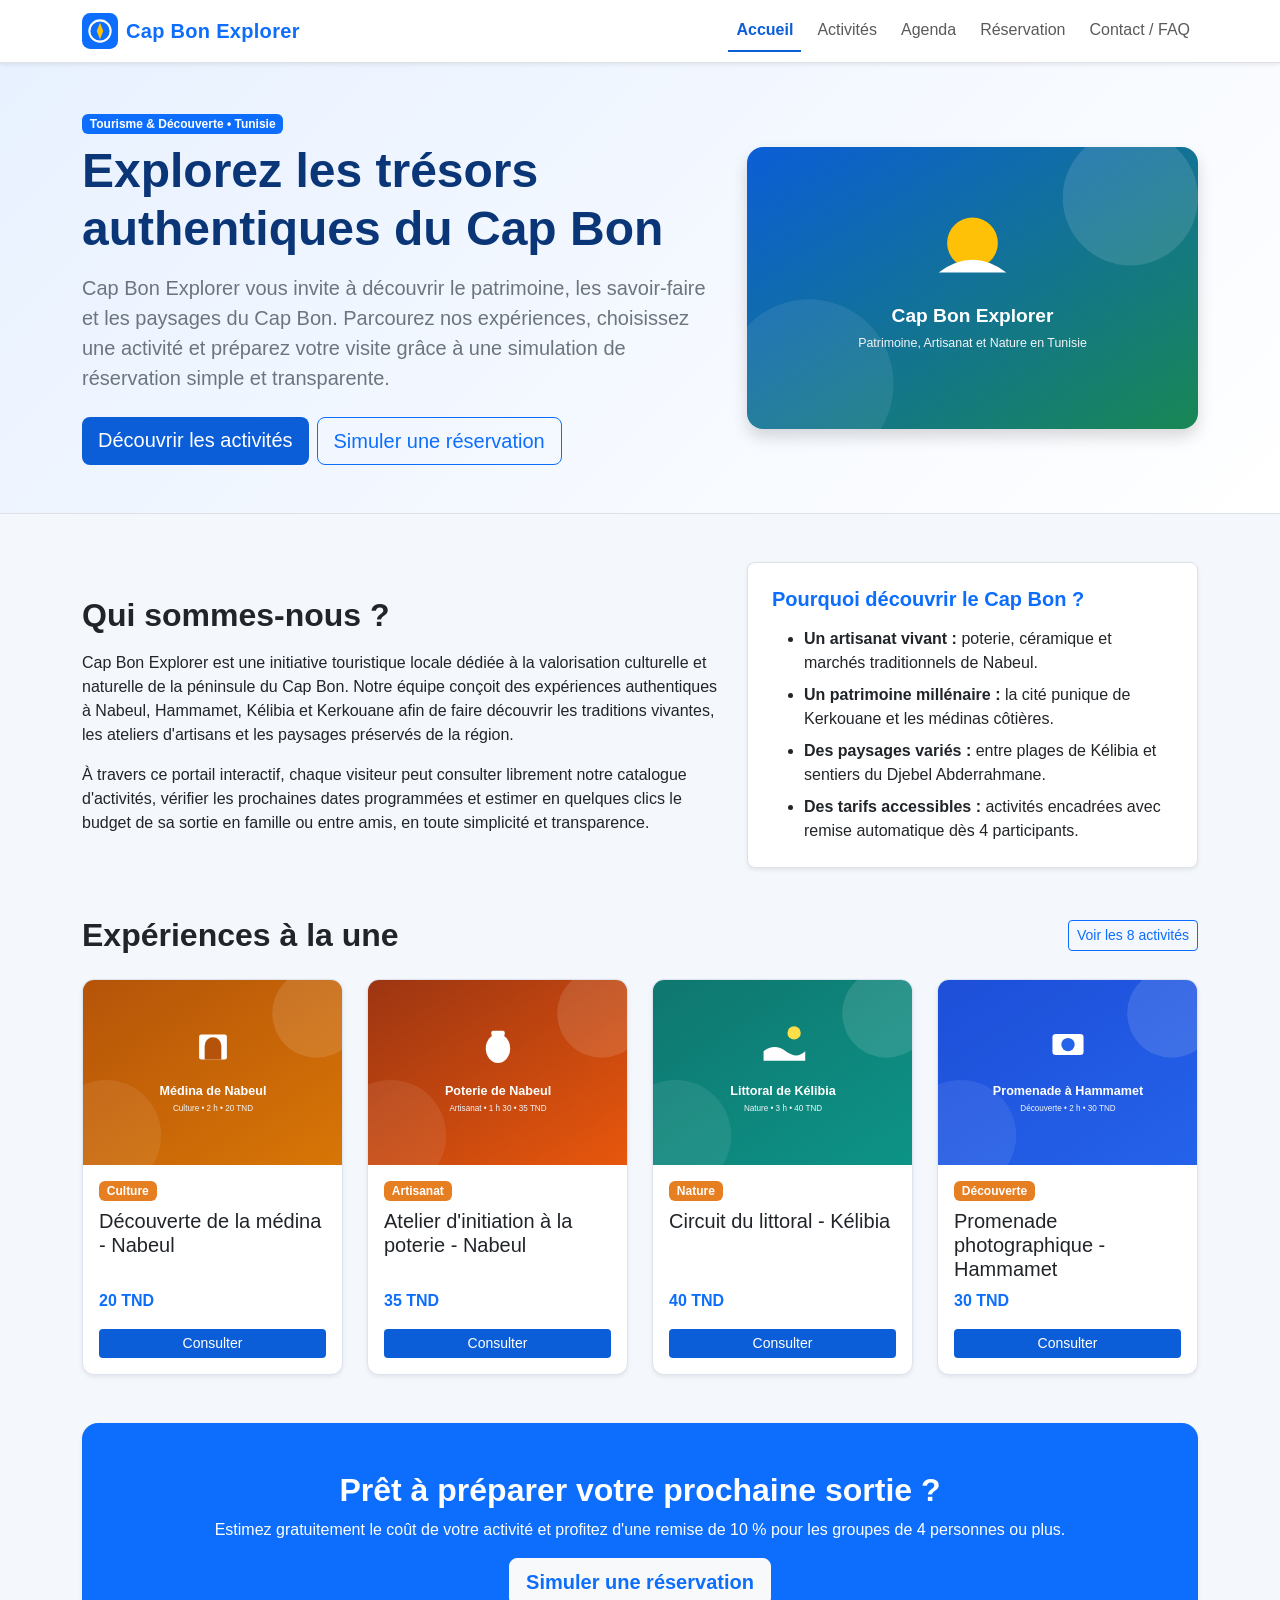
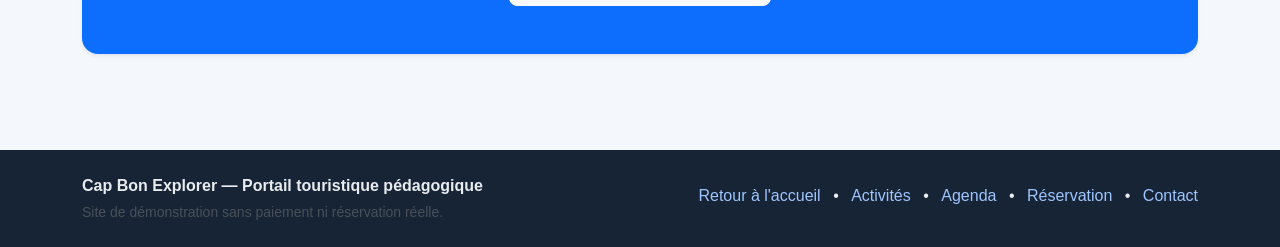
<file: cap-bon-explorer/index.html>
<!doctype html>
<html lang="fr">
<head>
  <meta charset="utf-8">
  <meta name="viewport" content="width=device-width, initial-scale=1">
  <title>Accueil - Cap Bon Explorer</title>
  <link href="https://cdn.jsdelivr.net/npm/bootstrap@5.3.3/dist/css/bootstrap.min.css" rel="stylesheet">
  <link href="css/style.css" rel="stylesheet">
</head>
<body>
  <header>
    <nav class="navbar navbar-expand-lg bg-white border-bottom shadow-sm">
      <div class="container">
        <a class="navbar-brand d-flex align-items-center gap-2 fw-bold text-primary" href="index.html">
          <img src="images/logo.svg" alt="Logo Cap Bon Explorer" width="36" height="36">
          <span>Cap Bon Explorer</span>
        </a>
        <button class="navbar-toggler" type="button" data-bs-toggle="collapse" data-bs-target="#menuPrincipal" aria-controls="menuPrincipal" aria-expanded="false" aria-label="Afficher la navigation">
          <span class="navbar-toggler-icon"></span>
        </button>
        <div class="collapse navbar-collapse" id="menuPrincipal">
          <ul class="navbar-nav ms-auto gap-lg-2">
            <li class="nav-item"><a class="nav-link active" aria-current="page" href="index.html">Accueil</a></li>
            <li class="nav-item"><a class="nav-link" href="activites.html">Activités</a></li>
            <li class="nav-item"><a class="nav-link" href="agenda.html">Agenda</a></li>
            <li class="nav-item"><a class="nav-link" href="reservation.html">Réservation</a></li>
            <li class="nav-item"><a class="nav-link" href="contact.html">Contact / FAQ</a></li>
          </ul>
        </div>
      </div>
    </nav>
  </header>

  <main>
    <!-- Bannière principale -->
    <section class="banniere-hero py-5">
      <div class="container">
        <div class="row g-4 align-items-center">
          <div class="col-lg-7">
            <span class="badge text-bg-primary mb-2">Tourisme &amp; Découverte • Tunisie</span>
            <h1 id="titre-banniere" class="display-5 fw-bold mb-3">Explorez les trésors authentiques du Cap Bon</h1>
            <p class="lead text-secondary mb-4">
              Cap Bon Explorer vous invite à découvrir le patrimoine, les savoir-faire et les paysages du Cap Bon.
              Parcourez nos expériences, choisissez une activité et préparez votre visite grâce à une simulation de réservation simple et transparente.
            </p>
            <div class="d-flex flex-wrap gap-2">
              <a href="activites.html" class="btn btn-capbon btn-lg">Découvrir les activités</a>
              <a href="reservation.html" class="btn btn-outline-primary btn-lg">Simuler une réservation</a>
            </div>
          </div>
          <div class="col-lg-5">
            <img src="images/banniere.svg" class="img-fluid rounded-4 shadow" alt="Illustration panoramique du Cap Bon">
          </div>
        </div>
      </div>
    </section>

    <!-- Qui sommes-nous ? -->
    <section class="container py-5">
      <div class="row g-4 align-items-center">
        <div class="col-lg-7">
          <h2 class="fw-bold mb-3">Qui sommes-nous ?</h2>
          <p>
            Cap Bon Explorer est une initiative touristique locale dédiée à la valorisation culturelle et naturelle de la péninsule du Cap Bon. Notre équipe conçoit des expériences authentiques à Nabeul, Hammamet, Kélibia et Kerkouane afin de faire découvrir les traditions vivantes, les ateliers d'artisans et les paysages préservés de la région.
          </p>
          <p class="mb-0">
            À travers ce portail interactif, chaque visiteur peut consulter librement notre catalogue d'activités, vérifier les prochaines dates programmées et estimer en quelques clics le budget de sa sortie en famille ou entre amis, en toute simplicité et transparence.
          </p>
        </div>
        <aside class="col-lg-5">
          <div class="p-4 bg-white rounded-3 border shadow-sm">
            <h3 class="h5 fw-bold text-primary mb-3">Pourquoi découvrir le Cap Bon ?</h3>
            <ul class="mb-0">
              <li class="mb-2"><strong>Un artisanat vivant :</strong> poterie, céramique et marchés traditionnels de Nabeul.</li>
              <li class="mb-2"><strong>Un patrimoine millénaire :</strong> la cité punique de Kerkouane et les médinas côtières.</li>
              <li class="mb-2"><strong>Des paysages variés :</strong> entre plages de Kélibia et sentiers du Djebel Abderrahmane.</li>
              <li><strong>Des tarifs accessibles :</strong> activités encadrées avec remise automatique dès 4 participants.</li>
            </ul>
          </div>
        </aside>
      </div>
    </section>

    <!-- Activités mises en avant -->
    <section class="container pb-5">
      <div class="d-flex justify-content-between align-items-center mb-4">
        <h2 class="fw-bold mb-0">Expériences à la une</h2>
        <a href="activites.html" class="btn btn-outline-primary btn-sm">Voir les 8 activités</a>
      </div>
      <div class="row g-4">
        <div class="col-12 col-md-6 col-lg-3">
          <article class="card h-100 shadow-sm carte-activite">
            <img src="images/a01.svg" class="card-img-top" alt="Découverte de la médina de Nabeul">
            <div class="card-body d-flex flex-column">
              <span class="badge badge-categorie align-self-start mb-2">Culture</span>
              <h3 class="card-title h5">Découverte de la médina - Nabeul</h3>
              <p class="fw-bold text-primary mt-auto">20 TND</p>
              <a href="activites.html" class="btn btn-capbon btn-sm">Consulter</a>
            </div>
          </article>
        </div>
        <div class="col-12 col-md-6 col-lg-3">
          <article class="card h-100 shadow-sm carte-activite">
            <img src="images/a02.svg" class="card-img-top" alt="Atelier d'initiation à la poterie">
            <div class="card-body d-flex flex-column">
              <span class="badge badge-categorie align-self-start mb-2">Artisanat</span>
              <h3 class="card-title h5">Atelier d'initiation à la poterie - Nabeul</h3>
              <p class="fw-bold text-primary mt-auto">35 TND</p>
              <a href="activites.html" class="btn btn-capbon btn-sm">Consulter</a>
            </div>
          </article>
        </div>
        <div class="col-12 col-md-6 col-lg-3">
          <article class="card h-100 shadow-sm carte-activite">
            <img src="images/a05.svg" class="card-img-top" alt="Circuit du littoral à Kélibia">
            <div class="card-body d-flex flex-column">
              <span class="badge badge-categorie align-self-start mb-2">Nature</span>
              <h3 class="card-title h5">Circuit du littoral - Kélibia</h3>
              <p class="fw-bold text-primary mt-auto">40 TND</p>
              <a href="activites.html" class="btn btn-capbon btn-sm">Consulter</a>
            </div>
          </article>
        </div>
        <div class="col-12 col-md-6 col-lg-3">
          <article class="card h-100 shadow-sm carte-activite">
            <img src="images/a08.svg" class="card-img-top" alt="Promenade photographique à Hammamet">
            <div class="card-body d-flex flex-column">
              <span class="badge badge-categorie align-self-start mb-2">Découverte</span>
              <h3 class="card-title h5">Promenade photographique - Hammamet</h3>
              <p class="fw-bold text-primary mt-auto">30 TND</p>
              <a href="activites.html" class="btn btn-capbon btn-sm">Consulter</a>
            </div>
          </article>
        </div>
      </div>

      <!-- Appel à l'action -->
      <div class="p-4 p-md-5 mt-5 bg-primary text-white rounded-4 text-center shadow-sm">
        <h2 class="fw-bold mb-2">Prêt à préparer votre prochaine sortie ?</h2>
        <p class="mb-3">Estimez gratuitement le coût de votre activité et profitez d'une remise de 10 % pour les groupes de 4 personnes ou plus.</p>
        <a href="reservation.html" class="btn btn-light btn-lg fw-bold text-primary">Simuler une réservation</a>
      </div>
    </section>
  </main>

  <footer class="pied-page py-4 mt-5">
    <div class="container">
      <div class="row gy-3 align-items-center">
        <div class="col-md-6">
          <p class="mb-1 fw-bold">Cap Bon Explorer — Portail touristique pédagogique</p>
          <p class="mb-0 small text-light-emphasis">Site de démonstration sans paiement ni réservation réelle.</p>
        </div>
        <div class="col-md-6 text-md-end">
          <ul class="list-inline mb-1">
            <li class="list-inline-item"><a href="index.html">Retour à l'accueil</a></li>
            <li class="list-inline-item">•</li>
            <li class="list-inline-item"><a href="activites.html">Activités</a></li>
            <li class="list-inline-item">•</li>
            <li class="list-inline-item"><a href="agenda.html">Agenda</a></li>
            <li class="list-inline-item">•</li>
            <li class="list-inline-item"><a href="reservation.html">Réservation</a></li>
            <li class="list-inline-item">•</li>
            <li class="list-inline-item"><a href="contact.html">Contact</a></li>
          </ul>
        </div>
      </div>
    </div>
  </footer>

  <script src="https://cdn.jsdelivr.net/npm/bootstrap@5.3.3/dist/js/bootstrap.bundle.min.js"></script>
  <script src="js/app.js"></script>
</body>
</html>
</file>
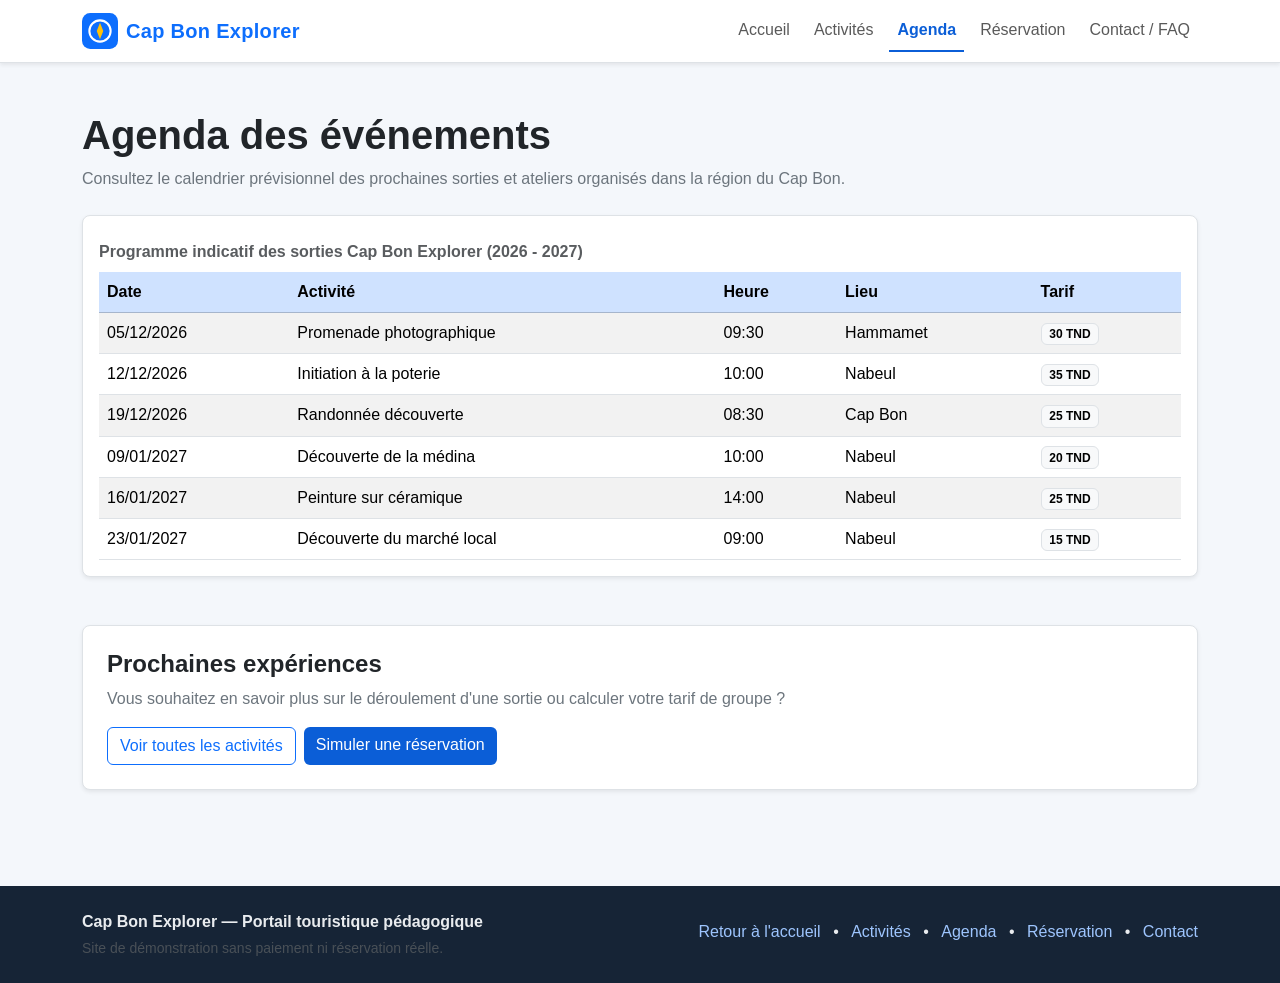
<file: cap-bon-explorer/agenda.html>
<!doctype html>
<html lang="fr">
<head>
  <meta charset="utf-8">
  <meta name="viewport" content="width=device-width, initial-scale=1">
  <title>Agenda des événements - Cap Bon Explorer</title>
  <link href="https://cdn.jsdelivr.net/npm/bootstrap@5.3.3/dist/css/bootstrap.min.css" rel="stylesheet">
  <link href="css/style.css" rel="stylesheet">
</head>
<body>
  <header>
    <nav class="navbar navbar-expand-lg bg-white border-bottom shadow-sm">
      <div class="container">
        <a class="navbar-brand d-flex align-items-center gap-2 fw-bold text-primary" href="index.html">
          <img src="images/logo.svg" alt="Logo Cap Bon Explorer" width="36" height="36">
          <span>Cap Bon Explorer</span>
        </a>
        <button class="navbar-toggler" type="button" data-bs-toggle="collapse" data-bs-target="#menuPrincipal" aria-controls="menuPrincipal" aria-expanded="false" aria-label="Afficher la navigation">
          <span class="navbar-toggler-icon"></span>
        </button>
        <div class="collapse navbar-collapse" id="menuPrincipal">
          <ul class="navbar-nav ms-auto gap-lg-2">
            <li class="nav-item"><a class="nav-link" href="index.html">Accueil</a></li>
            <li class="nav-item"><a class="nav-link" href="activites.html">Activités</a></li>
            <li class="nav-item"><a class="nav-link active" aria-current="page" href="agenda.html">Agenda</a></li>
            <li class="nav-item"><a class="nav-link" href="reservation.html">Réservation</a></li>
            <li class="nav-item"><a class="nav-link" href="contact.html">Contact / FAQ</a></li>
          </ul>
        </div>
      </div>
    </nav>
  </header>

  <main>
    <section class="container py-5">
      <h1 class="fw-bold mb-2">Agenda des événements</h1>
      <p class="text-secondary mb-4">
        Consultez le calendrier prévisionnel des prochaines sorties et ateliers organisés dans la région du Cap Bon.
      </p>

      <div class="table-responsive bg-white p-3 rounded-3 shadow-sm border">
        <table class="table table-striped table-hover align-middle mb-0">
          <caption class="caption-top fw-semibold">Programme indicatif des sorties Cap Bon Explorer (2026 - 2027)</caption>
          <thead class="table-primary">
            <tr>
              <th scope="col">Date</th>
              <th scope="col">Activité</th>
              <th scope="col">Heure</th>
              <th scope="col">Lieu</th>
              <th scope="col">Tarif</th>
            </tr>
          </thead>
          <tbody>
            <tr>
              <td>05/12/2026</td>
              <td>Promenade photographique</td>
              <td>09:30</td>
              <td>Hammamet</td>
              <td><span class="badge text-bg-light border">30 TND</span></td>
            </tr>
            <tr>
              <td>12/12/2026</td>
              <td>Initiation à la poterie</td>
              <td>10:00</td>
              <td>Nabeul</td>
              <td><span class="badge text-bg-light border">35 TND</span></td>
            </tr>
            <tr>
              <td>19/12/2026</td>
              <td>Randonnée découverte</td>
              <td>08:30</td>
              <td>Cap Bon</td>
              <td><span class="badge text-bg-light border">25 TND</span></td>
            </tr>
            <tr>
              <td>09/01/2027</td>
              <td>Découverte de la médina</td>
              <td>10:00</td>
              <td>Nabeul</td>
              <td><span class="badge text-bg-light border">20 TND</span></td>
            </tr>
            <tr>
              <td>16/01/2027</td>
              <td>Peinture sur céramique</td>
              <td>14:00</td>
              <td>Nabeul</td>
              <td><span class="badge text-bg-light border">25 TND</span></td>
            </tr>
            <tr>
              <td>23/01/2027</td>
              <td>Découverte du marché local</td>
              <td>09:00</td>
              <td>Nabeul</td>
              <td><span class="badge text-bg-light border">15 TND</span></td>
            </tr>
          </tbody>
        </table>
      </div>

      <!-- Zone Prochaines expériences -->
      <aside class="mt-5 p-4 bg-white rounded-3 border shadow-sm">
        <h2 class="h4 fw-bold mb-2">Prochaines expériences</h2>
        <p class="text-secondary mb-3">
          Vous souhaitez en savoir plus sur le déroulement d'une sortie ou calculer votre tarif de groupe ?
        </p>
        <div class="d-flex flex-wrap gap-2">
          <a href="activites.html" class="btn btn-outline-primary">Voir toutes les activités</a>
          <a href="reservation.html" class="btn btn-capbon">Simuler une réservation</a>
        </div>
      </aside>
    </section>
  </main>

  <footer class="pied-page py-4 mt-5">
    <div class="container">
      <div class="row gy-3 align-items-center">
        <div class="col-md-6">
          <p class="mb-1 fw-bold">Cap Bon Explorer — Portail touristique pédagogique</p>
          <p class="mb-0 small text-light-emphasis">Site de démonstration sans paiement ni réservation réelle.</p>
        </div>
        <div class="col-md-6 text-md-end">
          <ul class="list-inline mb-1">
            <li class="list-inline-item"><a href="index.html">Retour à l'accueil</a></li>
            <li class="list-inline-item">•</li>
            <li class="list-inline-item"><a href="activites.html">Activités</a></li>
            <li class="list-inline-item">•</li>
            <li class="list-inline-item"><a href="agenda.html">Agenda</a></li>
            <li class="list-inline-item">•</li>
            <li class="list-inline-item"><a href="reservation.html">Réservation</a></li>
            <li class="list-inline-item">•</li>
            <li class="list-inline-item"><a href="contact.html">Contact</a></li>
          </ul>
        </div>
      </div>
    </div>
  </footer>

  <script src="https://cdn.jsdelivr.net/npm/bootstrap@5.3.3/dist/js/bootstrap.bundle.min.js"></script>
  <script src="js/app.js"></script>
</body>
</html>
</file>
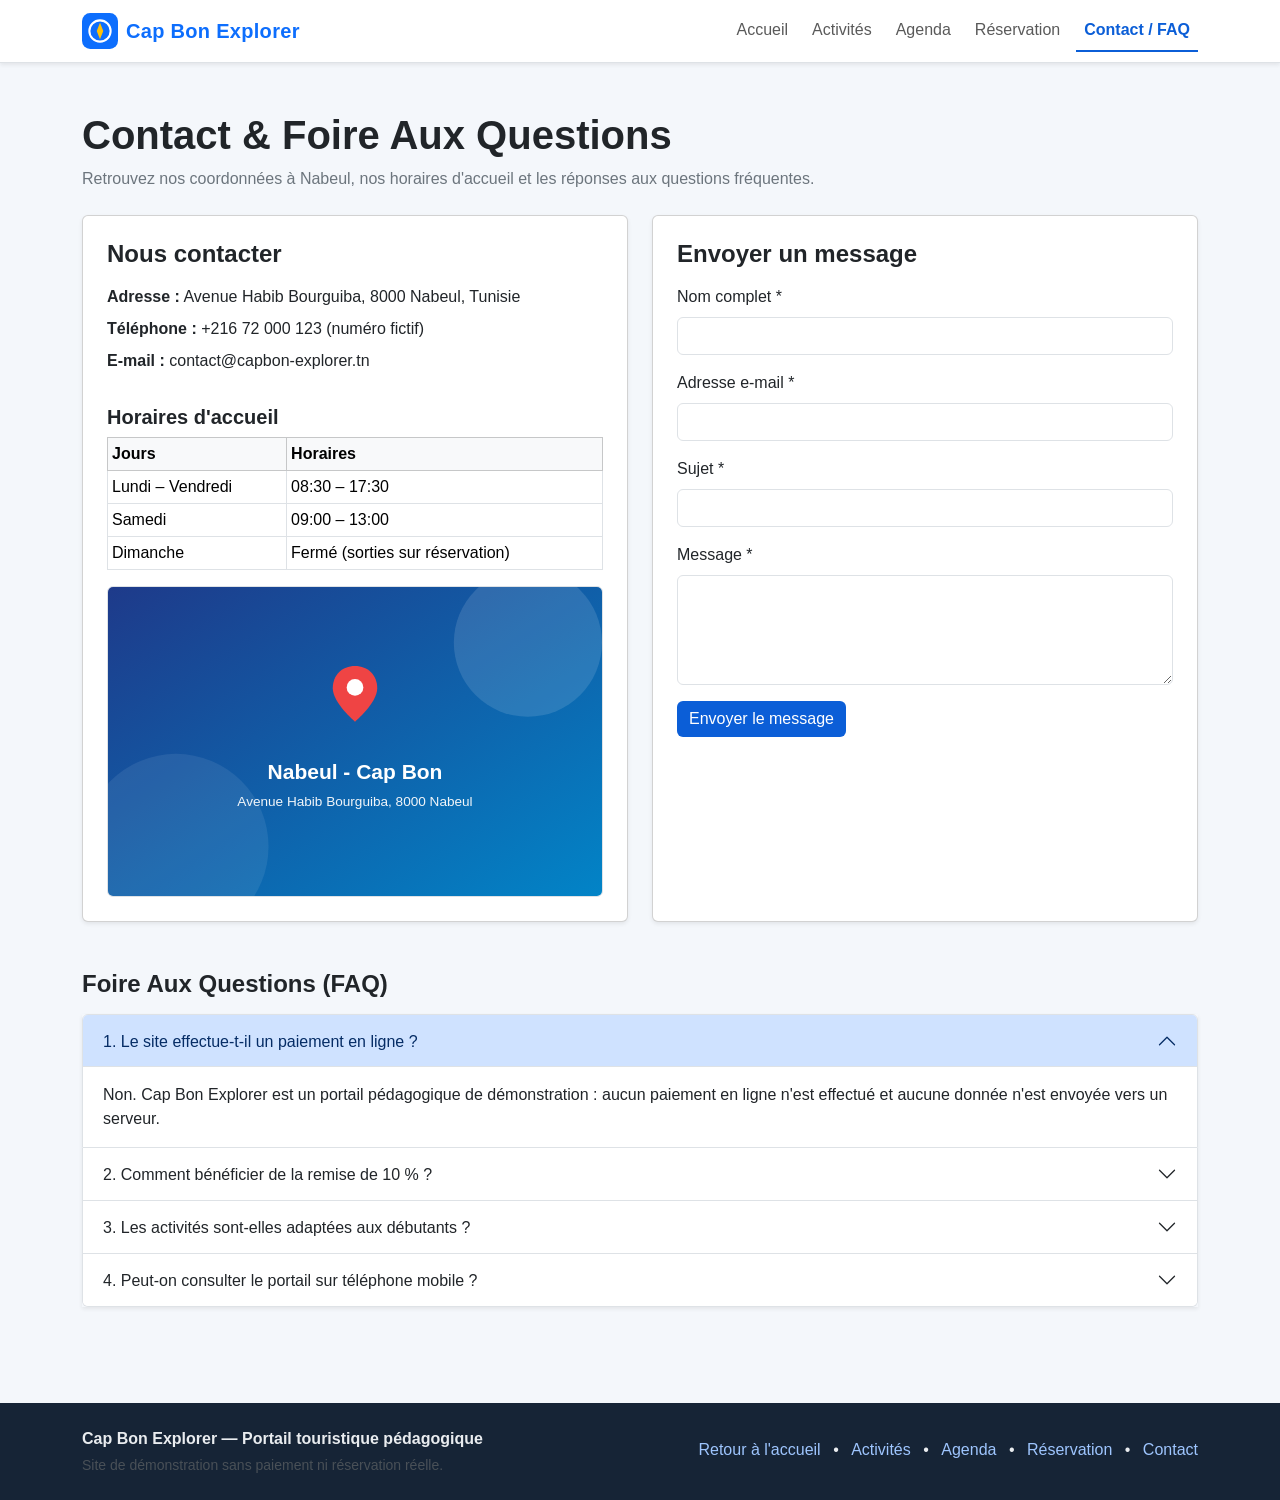
<file: cap-bon-explorer/contact.html>
<!doctype html>
<html lang="fr">
<head>
  <meta charset="utf-8">
  <meta name="viewport" content="width=device-width, initial-scale=1">
  <title>Contact et FAQ - Cap Bon Explorer</title>
  <link href="https://cdn.jsdelivr.net/npm/bootstrap@5.3.3/dist/css/bootstrap.min.css" rel="stylesheet">
  <link href="css/style.css" rel="stylesheet">
</head>
<body>
  <header>
    <nav class="navbar navbar-expand-lg bg-white border-bottom shadow-sm">
      <div class="container">
        <a class="navbar-brand d-flex align-items-center gap-2 fw-bold text-primary" href="index.html">
          <img src="images/logo.svg" alt="Logo Cap Bon Explorer" width="36" height="36">
          <span>Cap Bon Explorer</span>
        </a>
        <button class="navbar-toggler" type="button" data-bs-toggle="collapse" data-bs-target="#menuPrincipal" aria-controls="menuPrincipal" aria-expanded="false" aria-label="Afficher la navigation">
          <span class="navbar-toggler-icon"></span>
        </button>
        <div class="collapse navbar-collapse" id="menuPrincipal">
          <ul class="navbar-nav ms-auto gap-lg-2">
            <li class="nav-item"><a class="nav-link" href="index.html">Accueil</a></li>
            <li class="nav-item"><a class="nav-link" href="activites.html">Activités</a></li>
            <li class="nav-item"><a class="nav-link" href="agenda.html">Agenda</a></li>
            <li class="nav-item"><a class="nav-link" href="reservation.html">Réservation</a></li>
            <li class="nav-item"><a class="nav-link active" aria-current="page" href="contact.html">Contact / FAQ</a></li>
          </ul>
        </div>
      </div>
    </nav>
  </header>

  <main>
    <section class="container py-5">
      <h1 class="fw-bold mb-2">Contact &amp; Foire Aux Questions</h1>
      <p class="text-secondary mb-4">Retrouvez nos coordonnées à Nabeul, nos horaires d'accueil et les réponses aux questions fréquentes.</p>

      <div class="row g-4 mb-5">
        <!-- Coordonnées et horaires -->
        <div class="col-lg-6">
          <div class="card p-4 h-100 shadow-sm">
            <h2 class="h4 fw-bold mb-3">Nous contacter</h2>
            <ul class="list-unstyled mb-4">
              <li class="mb-2"><strong>Adresse :</strong> Avenue Habib Bourguiba, 8000 Nabeul, Tunisie</li>
              <li class="mb-2"><strong>Téléphone :</strong> +216 72 000 123 (numéro fictif)</li>
              <li class="mb-2"><strong>E-mail :</strong> contact@capbon-explorer.tn</li>
            </ul>

            <h3 class="h5 fw-bold mb-2">Horaires d'accueil</h3>
            <table class="table table-sm table-bordered mb-3">
              <thead class="table-light">
                <tr>
                  <th scope="col">Jours</th>
                  <th scope="col">Horaires</th>
                </tr>
              </thead>
              <tbody>
                <tr>
                  <td>Lundi – Vendredi</td>
                  <td>08:30 – 17:30</td>
                </tr>
                <tr>
                  <td>Samedi</td>
                  <td>09:00 – 13:00</td>
                </tr>
                <tr>
                  <td>Dimanche</td>
                  <td>Fermé (sorties sur réservation)</td>
                </tr>
              </tbody>
            </table>

            <img src="images/carte-nabeul.svg" alt="Plan de localisation fictif à Nabeul" class="img-fluid rounded border">
          </div>
        </div>

        <!-- Mini-formulaire de contact -->
        <div class="col-lg-6">
          <div class="card p-4 h-100 shadow-sm">
            <h2 class="h4 fw-bold mb-3">Envoyer un message</h2>
            <form id="formContact" class="needs-validation" novalidate>
              <div class="mb-3">
                <label for="contactNom" class="form-label">Nom complet *</label>
                <input type="text" id="contactNom" class="form-control" required>
                <div class="invalid-feedback">Veuillez indiquer votre nom.</div>
              </div>
              <div class="mb-3">
                <label for="contactEmail" class="form-label">Adresse e-mail *</label>
                <input type="email" id="contactEmail" class="form-control" required>
                <div class="invalid-feedback">Veuillez indiquer un e-mail valide.</div>
              </div>
              <div class="mb-3">
                <label for="contactSujet" class="form-label">Sujet *</label>
                <input type="text" id="contactSujet" class="form-control" required>
                <div class="invalid-feedback">Veuillez indiquer un sujet.</div>
              </div>
              <div class="mb-3">
                <label for="contactMessage" class="form-label">Message *</label>
                <textarea id="contactMessage" class="form-control" rows="4" required></textarea>
                <div class="invalid-feedback">Veuillez écrire votre message.</div>
              </div>
              <button type="submit" class="btn btn-capbon">Envoyer le message</button>
            </form>
            <div id="retourContact" role="status" aria-live="polite"></div>
          </div>
        </div>
      </div>

      <!-- FAQ Accordion Bootstrap -->
      <div>
        <h2 class="h4 fw-bold mb-3">Foire Aux Questions (FAQ)</h2>
        <div class="accordion shadow-sm" id="faqCapBon">
          <div class="accordion-item">
            <h3 class="accordion-header">
              <button class="accordion-button" type="button" data-bs-toggle="collapse" data-bs-target="#faq1" aria-expanded="true" aria-controls="faq1">
                1. Le site effectue-t-il un paiement en ligne ?
              </button>
            </h3>
            <div id="faq1" class="accordion-collapse collapse show" data-bs-parent="#faqCapBon">
              <div class="accordion-body">
                Non. Cap Bon Explorer est un portail pédagogique de démonstration : aucun paiement en ligne n'est effectué et aucune donnée n'est envoyée vers un serveur.
              </div>
            </div>
          </div>

          <div class="accordion-item">
            <h3 class="accordion-header">
              <button class="accordion-button collapsed" type="button" data-bs-toggle="collapse" data-bs-target="#faq2" aria-expanded="false" aria-controls="faq2">
                2. Comment bénéficier de la remise de 10 % ?
              </button>
            </h3>
            <div id="faq2" class="accordion-collapse collapse" data-bs-parent="#faqCapBon">
              <div class="accordion-body">
                La remise de 10 % s'applique automatiquement dans le simulateur dès que vous sélectionnez entre 4 et 6 participants pour une activité.
              </div>
            </div>
          </div>

          <div class="accordion-item">
            <h3 class="accordion-header">
              <button class="accordion-button collapsed" type="button" data-bs-toggle="collapse" data-bs-target="#faq3" aria-expanded="false" aria-controls="faq3">
                3. Les activités sont-elles adaptées aux débutants ?
              </button>
            </h3>
            <div id="faq3" class="accordion-collapse collapse" data-bs-parent="#faqCapBon">
              <div class="accordion-body">
                Oui, toutes nos expériences (poterie, céramique, visites guidées et randonnées découverte) sont encadrées et accessibles aux débutants.
              </div>
            </div>
          </div>

          <div class="accordion-item">
            <h3 class="accordion-header">
              <button class="accordion-button collapsed" type="button" data-bs-toggle="collapse" data-bs-target="#faq4" aria-expanded="false" aria-controls="faq4">
                4. Peut-on consulter le portail sur téléphone mobile ?
              </button>
            </h3>
            <div id="faq4" class="accordion-collapse collapse" data-bs-parent="#faqCapBon">
              <div class="accordion-body">
                Oui, l'interface utilise la grille responsive et la barre de navigation repliable de Bootstrap 5 pour s'adapter aux téléphones, tablettes et ordinateurs.
              </div>
            </div>
          </div>
        </div>
      </div>
    </section>
  </main>

  <footer class="pied-page py-4 mt-5">
    <div class="container">
      <div class="row gy-3 align-items-center">
        <div class="col-md-6">
          <p class="mb-1 fw-bold">Cap Bon Explorer — Portail touristique pédagogique</p>
          <p class="mb-0 small text-light-emphasis">Site de démonstration sans paiement ni réservation réelle.</p>
        </div>
        <div class="col-md-6 text-md-end">
          <ul class="list-inline mb-1">
            <li class="list-inline-item"><a href="index.html">Retour à l'accueil</a></li>
            <li class="list-inline-item">•</li>
            <li class="list-inline-item"><a href="activites.html">Activités</a></li>
            <li class="list-inline-item">•</li>
            <li class="list-inline-item"><a href="agenda.html">Agenda</a></li>
            <li class="list-inline-item">•</li>
            <li class="list-inline-item"><a href="reservation.html">Réservation</a></li>
            <li class="list-inline-item">•</li>
            <li class="list-inline-item"><a href="contact.html">Contact</a></li>
          </ul>
        </div>
      </div>
    </div>
  </footer>

  <script src="https://cdn.jsdelivr.net/npm/bootstrap@5.3.3/dist/js/bootstrap.bundle.min.js"></script>
  <script src="js/app.js"></script>
</body>
</html>
</file>
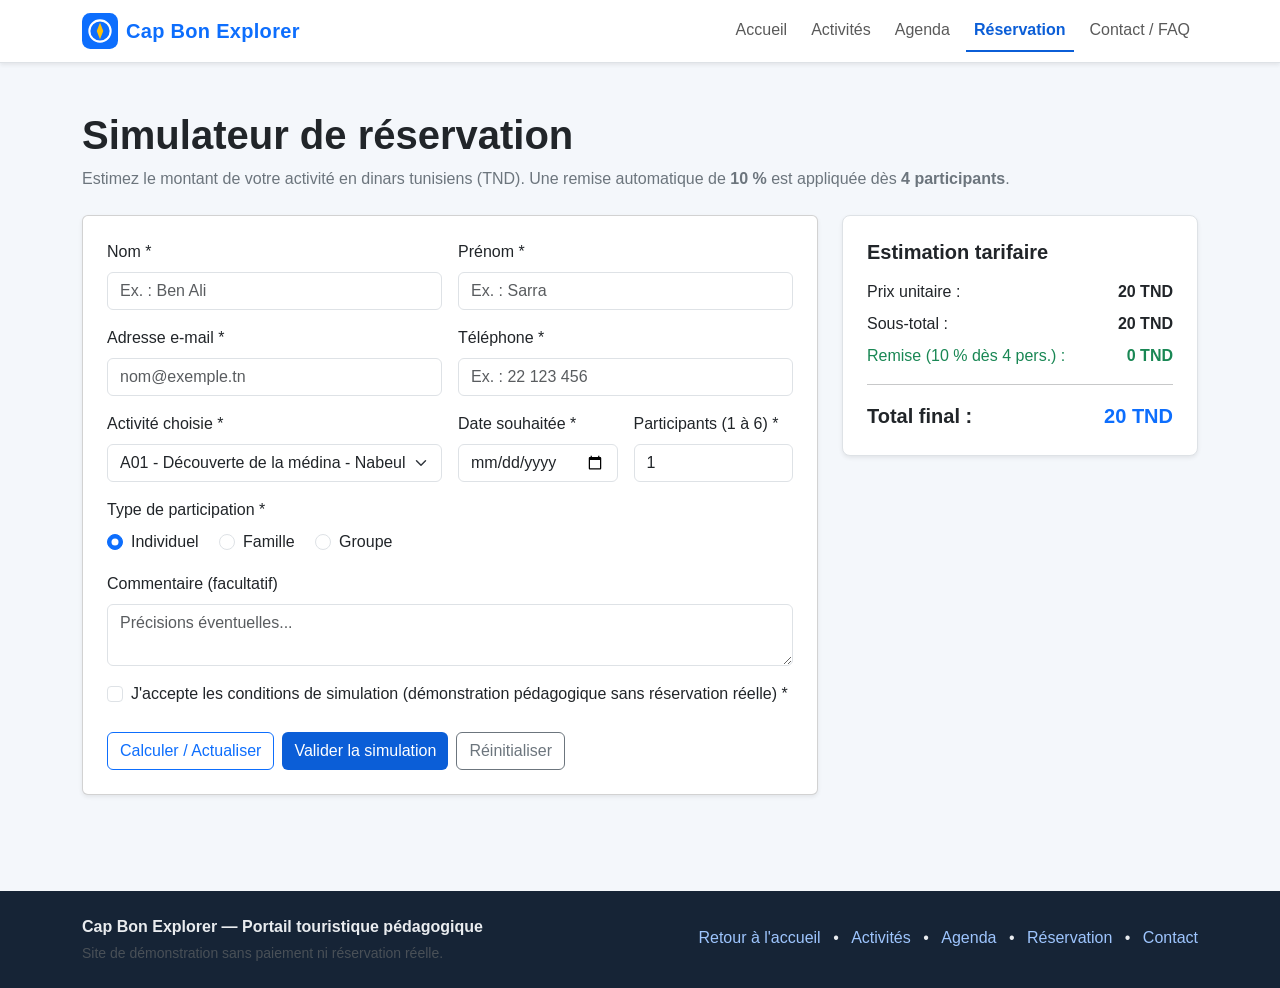
<file: cap-bon-explorer/reservation.html>
<!doctype html>
<html lang="fr">
<head>
  <meta charset="utf-8">
  <meta name="viewport" content="width=device-width, initial-scale=1">
  <title>Simulateur de réservation - Cap Bon Explorer</title>
  <link href="https://cdn.jsdelivr.net/npm/bootstrap@5.3.3/dist/css/bootstrap.min.css" rel="stylesheet">
  <link href="css/style.css" rel="stylesheet">
</head>
<body>
  <header>
    <nav class="navbar navbar-expand-lg bg-white border-bottom shadow-sm">
      <div class="container">
        <a class="navbar-brand d-flex align-items-center gap-2 fw-bold text-primary" href="index.html">
          <img src="images/logo.svg" alt="Logo Cap Bon Explorer" width="36" height="36">
          <span>Cap Bon Explorer</span>
        </a>
        <button class="navbar-toggler" type="button" data-bs-toggle="collapse" data-bs-target="#menuPrincipal" aria-controls="menuPrincipal" aria-expanded="false" aria-label="Afficher la navigation">
          <span class="navbar-toggler-icon"></span>
        </button>
        <div class="collapse navbar-collapse" id="menuPrincipal">
          <ul class="navbar-nav ms-auto gap-lg-2">
            <li class="nav-item"><a class="nav-link" href="index.html">Accueil</a></li>
            <li class="nav-item"><a class="nav-link" href="activites.html">Activités</a></li>
            <li class="nav-item"><a class="nav-link" href="agenda.html">Agenda</a></li>
            <li class="nav-item"><a class="nav-link active" aria-current="page" href="reservation.html">Réservation</a></li>
            <li class="nav-item"><a class="nav-link" href="contact.html">Contact / FAQ</a></li>
          </ul>
        </div>
      </div>
    </nav>
  </header>

  <main>
    <section class="container py-5">
      <h1 class="fw-bold mb-2">Simulateur de réservation</h1>
      <p class="text-secondary mb-4">
        Estimez le montant de votre activité en dinars tunisiens (TND). Une remise automatique de <strong>10 %</strong> est appliquée dès <strong>4 participants</strong>.
      </p>

      <div class="row g-4">
        <!-- Formulaire de simulation -->
        <div class="col-lg-8">
          <form id="formReservation" class="card p-4 shadow-sm needs-validation" novalidate>
            <div class="row g-3">
              <div class="col-md-6">
                <label for="nom" class="form-label">Nom *</label>
                <input type="text" id="nom" class="form-control" placeholder="Ex. : Ben Ali" required>
                <div class="invalid-feedback">Veuillez saisir votre nom.</div>
              </div>

              <div class="col-md-6">
                <label for="prenom" class="form-label">Prénom *</label>
                <input type="text" id="prenom" class="form-control" placeholder="Ex. : Sarra" required>
                <div class="invalid-feedback">Veuillez saisir votre prénom.</div>
              </div>

              <div class="col-md-6">
                <label for="email" class="form-label">Adresse e-mail *</label>
                <input type="email" id="email" class="form-control" placeholder="nom@exemple.tn" required>
                <div class="invalid-feedback">Veuillez saisir une adresse e-mail valide.</div>
              </div>

              <div class="col-md-6">
                <label for="telephone" class="form-label">Téléphone *</label>
                <input type="tel" id="telephone" class="form-control" placeholder="Ex. : 22 123 456" required>
                <div class="invalid-feedback">Veuillez saisir votre numéro de téléphone.</div>
              </div>

              <div class="col-md-6">
                <label for="activite" class="form-label">Activité choisie *</label>
                <select id="activite" class="form-select" required></select>
              </div>

              <div class="col-md-3">
                <label for="dateSouhaitee" class="form-label">Date souhaitée *</label>
                <input type="date" id="dateSouhaitee" class="form-control" required>
                <div class="invalid-feedback">Date valide requise.</div>
              </div>

              <div class="col-md-3">
                <label for="participants" class="form-label">Participants (1 à 6) *</label>
                <input type="number" id="participants" class="form-control" min="1" max="6" value="1" required>
                <div class="invalid-feedback">Entre 1 et 6 personnes.</div>
              </div>

              <div class="col-12">
                <span class="form-label d-block">Type de participation *</span>
                <div class="form-check form-check-inline">
                  <input class="form-check-input" type="radio" name="typeParticipation" id="typeIndividuel" value="Individuel" checked>
                  <label class="form-check-label" for="typeIndividuel">Individuel</label>
                </div>
                <div class="form-check form-check-inline">
                  <input class="form-check-input" type="radio" name="typeParticipation" id="typeFamille" value="Famille">
                  <label class="form-check-label" for="typeFamille">Famille</label>
                </div>
                <div class="form-check form-check-inline">
                  <input class="form-check-input" type="radio" name="typeParticipation" id="typeGroupe" value="Groupe">
                  <label class="form-check-label" for="typeGroupe">Groupe</label>
                </div>
              </div>

              <div class="col-12">
                <label for="commentaire" class="form-label">Commentaire (facultatif)</label>
                <textarea id="commentaire" class="form-control" rows="2" placeholder="Précisions éventuelles..."></textarea>
              </div>

              <div class="col-12">
                <div class="form-check">
                  <input class="form-check-input" type="checkbox" id="conditions" required>
                  <label class="form-check-label" for="conditions">
                    J'accepte les conditions de simulation (démonstration pédagogique sans réservation réelle) *
                  </label>
                  <div class="invalid-feedback">Vous devez accepter les conditions de simulation.</div>
                </div>
              </div>

              <div class="col-12 d-flex flex-wrap gap-2 pt-2">
                <button type="button" id="btnCalculer" class="btn btn-outline-primary">Calculer / Actualiser</button>
                <button type="submit" class="btn btn-capbon">Valider la simulation</button>
                <button type="button" id="btnReinitialiser" class="btn btn-outline-secondary">Réinitialiser</button>
              </div>
            </div>
          </form>

          <!-- Message d'erreur -->
          <div id="messageErreurReservation" class="alert alert-danger mt-3 d-none" role="alert"></div>

          <!-- Récapitulatif de simulation valide -->
          <div id="recapitulatifSimulation" class="alert alert-success mt-3 d-none" role="status">
            <h2 class="h5 fw-bold mb-2">Récapitulatif de votre simulation</h2>
            <ul class="mb-2">
              <li><strong>Activité :</strong> <span id="recapActivite"></span></li>
              <li><strong>Date :</strong> <span id="recapDate"></span></li>
              <li><strong>Participants :</strong> <span id="recapParticipants"></span></li>
              <li><strong>Total final :</strong> <span id="recapTotal" class="fw-bold"></span></li>
            </ul>
            <p class="mb-0 fw-semibold">Simulation enregistrée localement à l'écran : aucune réservation réelle n'a été effectuée.</p>
          </div>
        </div>

        <!-- Colonne estimation en direct -->
        <aside class="col-lg-4">
          <div class="boite-calcul p-4 shadow-sm border">
            <h2 class="h5 fw-bold mb-3">Estimation tarifaire</h2>
            <div class="d-flex justify-content-between mb-2">
              <span>Prix unitaire :</span>
              <strong id="affPrixUnitaire">20 TND</strong>
            </div>
            <div class="d-flex justify-content-between mb-2">
              <span>Sous-total :</span>
              <strong id="affSousTotal">20 TND</strong>
            </div>
            <div class="d-flex justify-content-between mb-2 text-success">
              <span>Remise (10 % dès 4 pers.) :</span>
              <strong id="affRemise">0 TND</strong>
            </div>
            <hr>
            <div class="d-flex justify-content-between fs-5">
              <span class="fw-bold">Total final :</span>
              <strong id="affTotal" class="text-primary">20 TND</strong>
            </div>
          </div>
        </aside>
      </div>
    </section>
  </main>

  <footer class="pied-page py-4 mt-5">
    <div class="container">
      <div class="row gy-3 align-items-center">
        <div class="col-md-6">
          <p class="mb-1 fw-bold">Cap Bon Explorer — Portail touristique pédagogique</p>
          <p class="mb-0 small text-light-emphasis">Site de démonstration sans paiement ni réservation réelle.</p>
        </div>
        <div class="col-md-6 text-md-end">
          <ul class="list-inline mb-1">
            <li class="list-inline-item"><a href="index.html">Retour à l'accueil</a></li>
            <li class="list-inline-item">•</li>
            <li class="list-inline-item"><a href="activites.html">Activités</a></li>
            <li class="list-inline-item">•</li>
            <li class="list-inline-item"><a href="agenda.html">Agenda</a></li>
            <li class="list-inline-item">•</li>
            <li class="list-inline-item"><a href="reservation.html">Réservation</a></li>
            <li class="list-inline-item">•</li>
            <li class="list-inline-item"><a href="contact.html">Contact</a></li>
          </ul>
        </div>
      </div>
    </div>
  </footer>

  <script src="https://cdn.jsdelivr.net/npm/bootstrap@5.3.3/dist/js/bootstrap.bundle.min.js"></script>
  <script src="js/app.js"></script>
  <script src="js/reservation.js"></script>
</body>
</html>
</file>
<file: cap-bon-explorer/css/style.css>
/* Feuille de style personnalisée - Cap Bon Explorer */
/* Chargée après Bootstrap 5 pour personnaliser l'identité visuelle */

:root {
  --couleur-principale: #0b5ed7;
  --couleur-accent: #e67e22;
  --couleur-fond-doux: #f4f7fb;
}

body {
  font-family: 'Segoe UI', Tahoma, Geneva, Verdana, sans-serif;
  background-color: var(--couleur-fond-doux);
  color: #212529;
  min-height: 100vh;
  display: flex;
  flex-direction: column;
}

main {
  flex: 1;
}

/* En-tête et navigation */
.navbar-brand {
  letter-spacing: 0.3px;
}

.nav-link.active {
  font-weight: 700;
  color: var(--couleur-principale) !important;
  border-bottom: 2px solid var(--couleur-principale);
}

/* Bannière principale (Hero) */
.banniere-hero {
  background: linear-gradient(135deg, #e8f1ff 0%, #ffffff 100%);
  border-bottom: 1px solid #dee2e6;
}

#titre-banniere {
  color: #0a3678;
}

/* Cartes d'activités personnalisées */
.carte-activite {
  border: 1px solid #dce4ef;
  border-radius: 12px;
  overflow: hidden;
  transition: transform 0.2s ease, box-shadow 0.2s ease;
}

.carte-activite:hover {
  transform: translateY(-4px);
  box-shadow: 0 10px 22px rgba(11, 94, 215, 0.14) !important;
}

.carte-activite .card-img-top {
  height: 185px;
  object-fit: cover;
}

.badge-categorie {
  background-color: var(--couleur-accent);
  color: #ffffff;
}

/* Boutons personnalisés */
.btn-capbon {
  background-color: var(--couleur-principale);
  color: #ffffff;
  border: none;
  transition: background-color 0.2s ease;
}

.btn-capbon:hover,
.btn-capbon:focus {
  background-color: #094bb0;
  color: #ffffff;
}

/* Encadré récapitulatif réservation */
.boite-calcul {
  background-color: #ffffff;
  border-left: 5px solid var(--couleur-principale);
  border-radius: 8px;
}

/* Pied de page */
footer.pied-page {
  background-color: #162436;
  color: #e9ecef;
}

footer.pied-page a {
  color: #9ec5fe;
  text-decoration: none;
}

footer.pied-page a:hover {
  text-decoration: underline;
}

/* Adaptation mobile */
@media (max-width: 576px) {
  .carte-activite .card-img-top {
    height: 160px;
  }
  .nav-link.active {
    border-bottom: none;
    padding-left: 8px;
    border-left: 3px solid var(--couleur-principale);
  }
}
</file>
